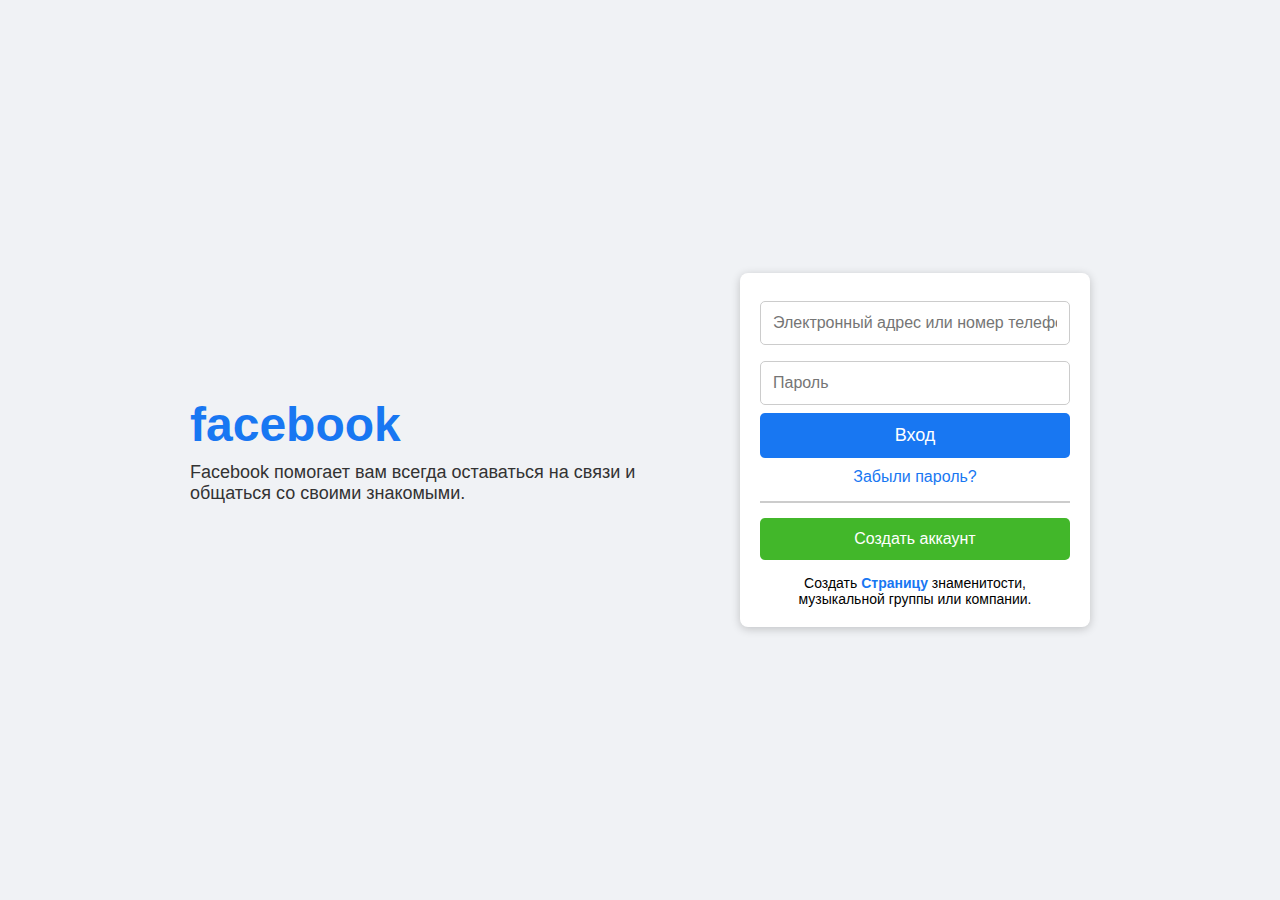
<file: Lab 2/Facebook login/index.html>
<!DOCTYPE html>
<html lang="ru">
<head>
    <meta charset="UTF-8">
    <meta name="viewport" content="width=device-width, initial-scale=1.0">
    <title>Facebook - Вход</title>
    <link rel="stylesheet" href="styles.css">
</head>
<body>
    <div class="container">
        <div class="left">
            <h1>facebook</h1>
            <p>Facebook помогает вам всегда оставаться на связи и общаться со своими знакомыми.</p>
        </div>
        <div class="right">
            <form class="login-form">
                <input type="text" placeholder="Электронный адрес или номер телефона" required>
                <input type="password" placeholder="Пароль" required>
                <button type="submit" class="login-btn">Вход</button>
                <a href="#" class="forgot-password">Забыли пароль?</a>
                <hr>
                <button type="button" class="create-account">Создать аккаунт</button>
            </form>
            <p class="create-page">Создать <a href="#">Страницу</a> знаменитости, музыкальной группы или компании.</p>
        </div>
    </div>
</body>
</html>
</file>
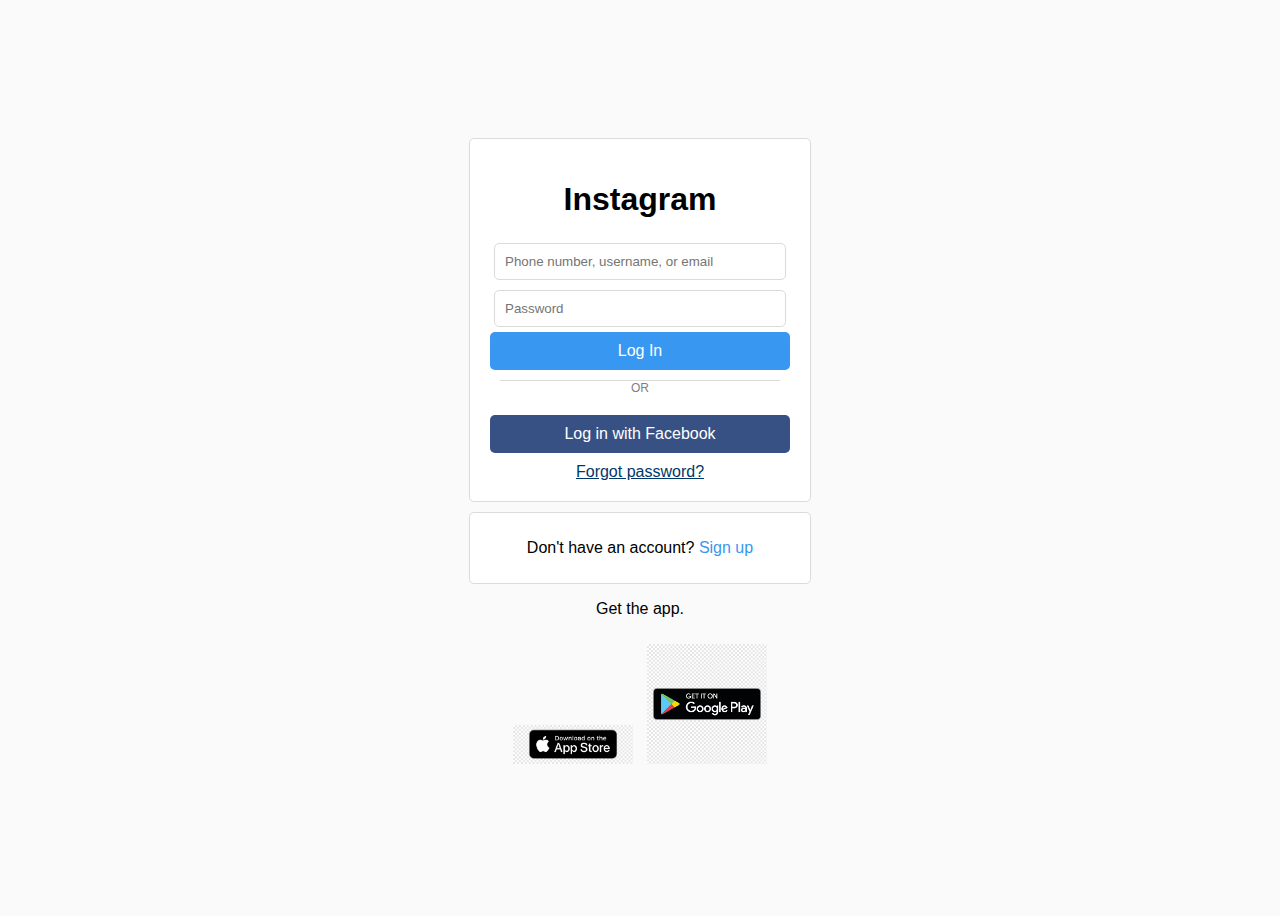
<file: Lab 2/Instagram/index.html>
<!DOCTYPE html>
<html lang="en">
<head>
    <meta charset="UTF-8">
    <meta name="viewport" content="width=device-width, initial-scale=1.0">
    <title>Instagram Login</title>
    <link rel="stylesheet" href="styles.css">
</head>
<body>
    <div class="container">
        <div class="login-box">
            <h1 class="logo">Instagram</h1>
            <form>
                <input type="text" placeholder="Phone number, username, or email" required>
                <input type="password" placeholder="Password" required>
                <button type="submit">Log In</button>
                <div class="separator">
                    <span>OR</span>
                </div>
                <button class="facebook-login">Log in with Facebook</button>
                <a href="#" class="forgot-password">Forgot password?</a>
            </form>
        </div>
        <div class="signup-box">
            <p>Don't have an account? <a href="#">Sign up</a></p>
        </div>
        <div class="app-links">
            <p>Get the app.</p>
            <div>
                <img src="appstore.png" alt="App Store">
                <img src="googleplay.png" alt="Google Play">
            </div>
        </div>
    </div>
</body>
</html>
</file>
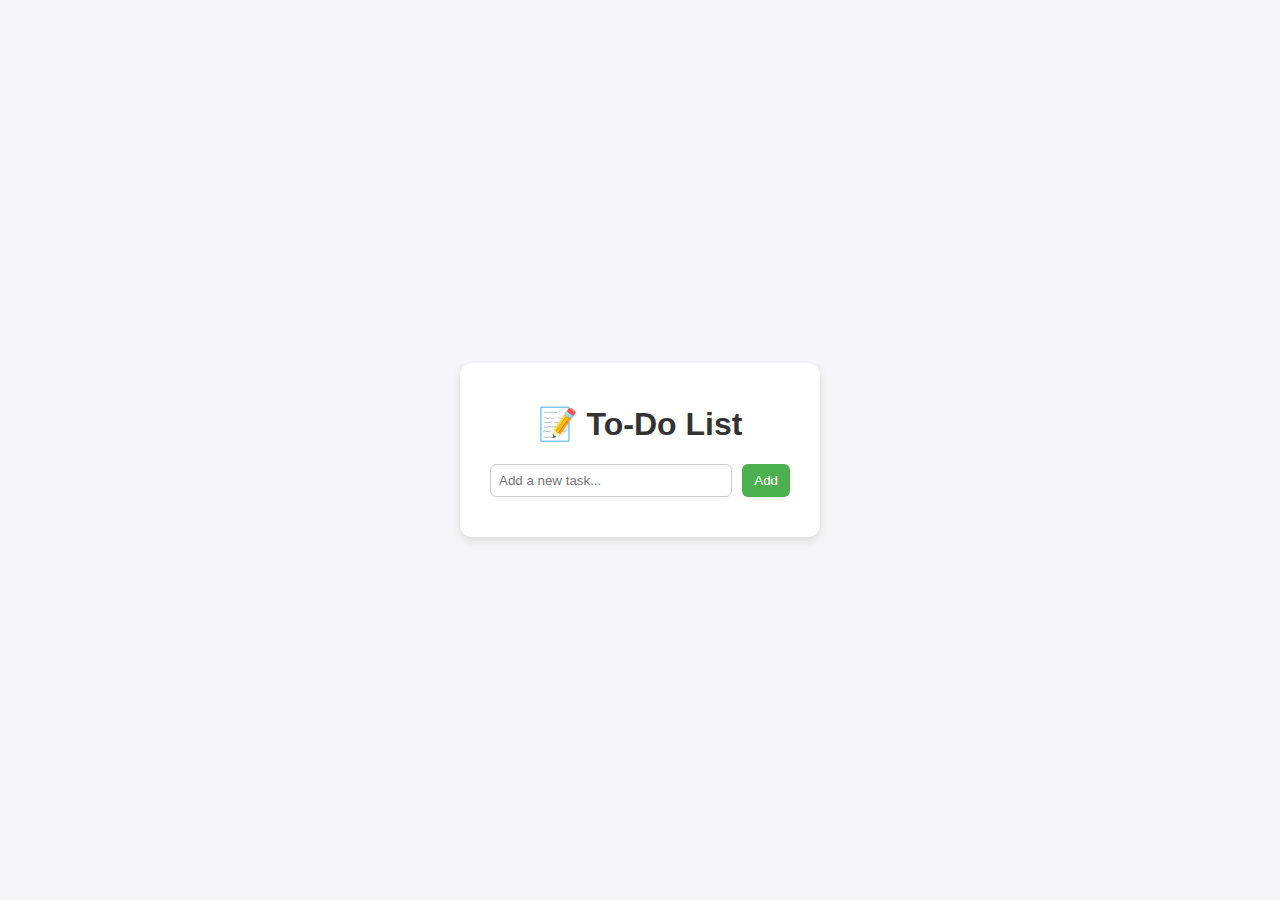
<file: Lab 3/todo-app/index.html>
<!DOCTYPE html>
<html lang="en">
<head>
    <meta charset="UTF-8">
    <meta name="viewport" content="width=device-width, initial-scale=1.0">
    <title>Simple To-Do List</title>
    <link rel="stylesheet" href="styles.css">
</head>
<body>
    <div class="todo-container">
        <h1>📝 To-Do List</h1>
        <div class="input-section">
            <input type="text" id="task-input" placeholder="Add a new task...">
            <button id="add-btn">Add</button>
        </div>
        <ul id="task-list"></ul>
    </div>

    <script src="app.js"></script>
</body>
</html>
</file>
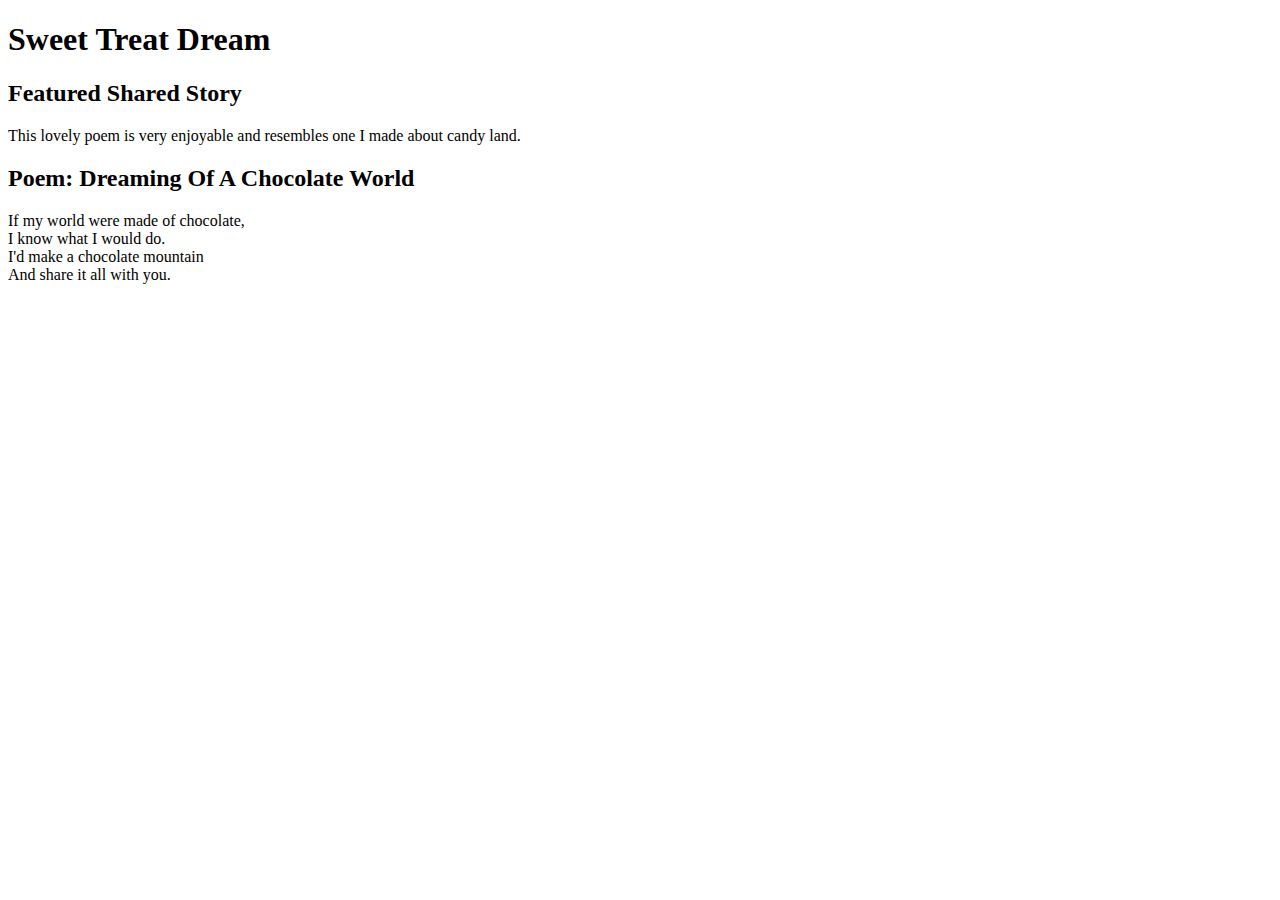
<file: Lab 1/khanacademy/1.html>
<!DOCTYPE HTML>
<html>
    <head>
        <title>Poem about Sweet Treat Dream!</title>
        <meta charset="utf-8">
    </head>
    <body>
    <h1>Sweet Treat Dream</h1>
    <h2>Featured Shared Story</h2>
    <p>This lovely poem is very enjoyable and resembles one I made about candy land.</p>
    <h2>Poem: Dreaming Of A Chocolate World </h2>
    <p>
If my world were made of chocolate, <br>
I know what I would do.<br>
I'd make a chocolate mountain<br>
And share it all with you.</p>
    
    </body>
</html>
</file>
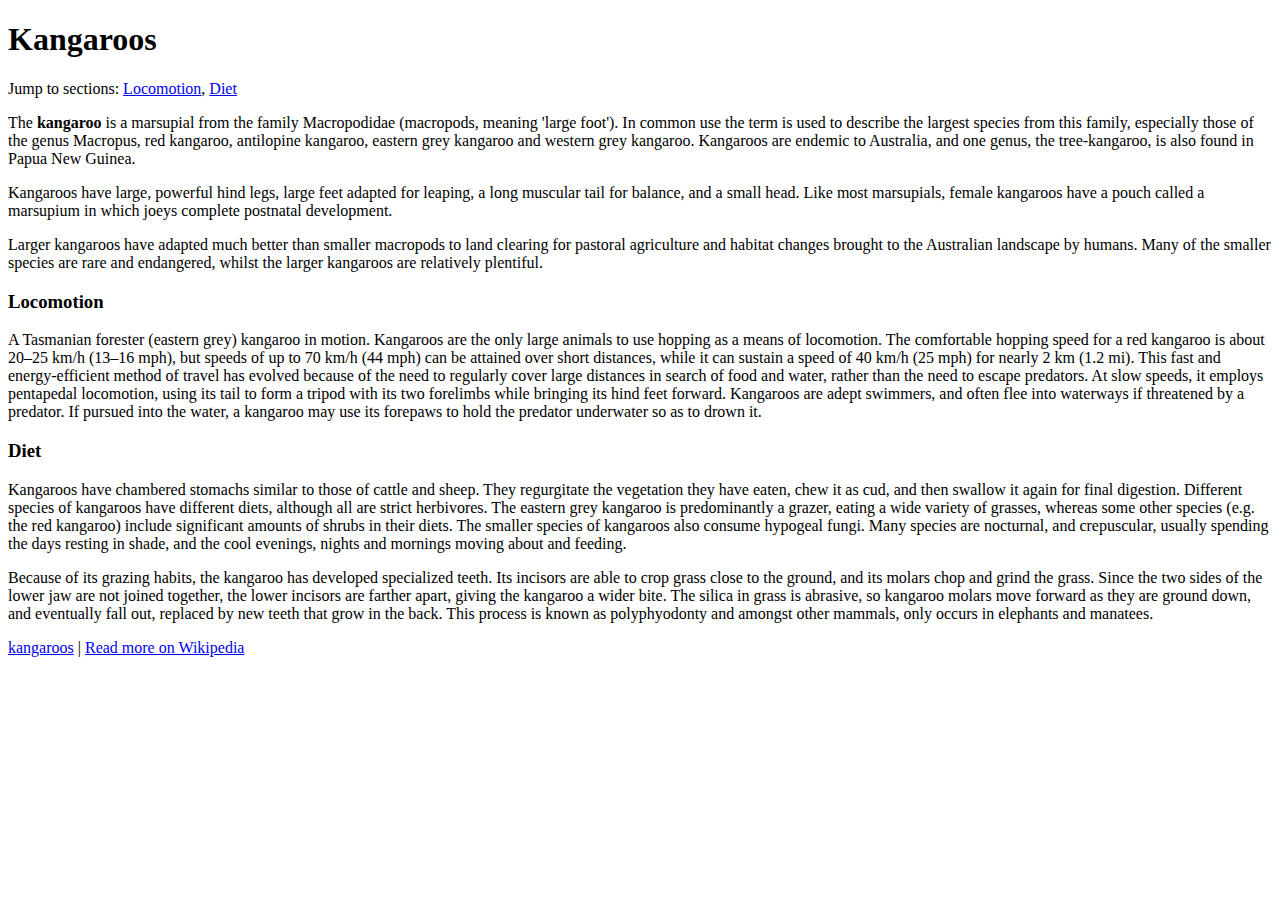
<file: Lab 1/khanacademy/10.html>
<!DOCTYPE html>
<html>
    <head>
        <meta charset="utf-8">
        <title>Challenge: Jump around</title>
    </head>
    <body>

    <h1 id="kangaroos">Kangaroos</h1>
    
    <p>Jump to sections: 
        <a href="#locomotion">Locomotion</a>,
        <a href="#diet">Diet</a>
    </p>
    <p>The <strong>kangaroo</strong> is a marsupial from the family Macropodidae (macropods, meaning 'large foot'). In common use the term is used to describe the largest species from this family, especially those of the genus Macropus, red kangaroo, antilopine kangaroo, eastern grey kangaroo and western grey kangaroo. Kangaroos are endemic to Australia, and one genus, the tree-kangaroo, is also found in Papua New Guinea.</p>

    <p>Kangaroos have large, powerful hind legs, large feet adapted for leaping, a long muscular tail for balance, and a small head. Like most marsupials, female kangaroos have a pouch called a marsupium in which joeys complete postnatal development.</p>

    <p>Larger kangaroos have adapted much better than smaller macropods to land clearing for pastoral agriculture and habitat changes brought to the Australian landscape by humans. Many of the smaller species are rare and endangered, whilst the larger kangaroos are relatively plentiful.</p>
    
    
    <h3 id="locomotion">Locomotion</h3>
    
    <p>A Tasmanian forester (eastern grey) kangaroo in motion.
Kangaroos are the only large animals to use hopping as a means of locomotion. The comfortable hopping speed for a red kangaroo is about 20–25 km/h (13–16 mph), but speeds of up to 70 km/h (44 mph) can be attained over short distances, while it can sustain a speed of 40 km/h (25 mph) for nearly 2 km (1.2 mi). This fast and energy-efficient method of travel has evolved because of the need to regularly cover large distances in search of food and water, rather than the need to escape predators. At slow speeds, it employs pentapedal locomotion, using its tail to form a tripod with its two forelimbs while bringing its hind feet forward. Kangaroos are adept swimmers, and often flee into waterways if threatened by a predator. If pursued into the water, a kangaroo may use its forepaws to hold the predator underwater so as to drown it.</p>

    <h3 id="diet">Diet</h3>
    
    <p>Kangaroos have chambered stomachs similar to those of cattle and sheep. They regurgitate the vegetation they have eaten, chew it as cud, and then swallow it again for final digestion. Different species of kangaroos have different diets, although all are strict herbivores. The eastern grey kangaroo is predominantly a grazer, eating a wide variety of grasses, whereas some other species (e.g. the red kangaroo) include significant amounts of shrubs in their diets. The smaller species of kangaroos also consume hypogeal fungi. Many species are nocturnal, and crepuscular, usually spending the days resting in shade, and the cool evenings, nights and mornings moving about and feeding.</p>

    <p>Because of its grazing habits, the kangaroo has developed specialized teeth. Its incisors are able to crop grass close to the ground, and its molars chop and grind the grass. Since the two sides of the lower jaw are not joined together, the lower incisors are farther apart, giving the kangaroo a wider bite. The silica in grass is abrasive, so kangaroo molars move forward as they are ground down, and eventually fall out, replaced by new teeth that grow in the back. This process is known as polyphyodonty and amongst other mammals, only occurs in elephants and manatees.</p>
    
    <p>
    <a href="#kangaroos">kangaroos</a> |
    <a href="http://en.wikipedia.org/wiki/Kangaroo">Read more on Wikipedia</a>
    </p>
    
    </body>
</html>
</file>
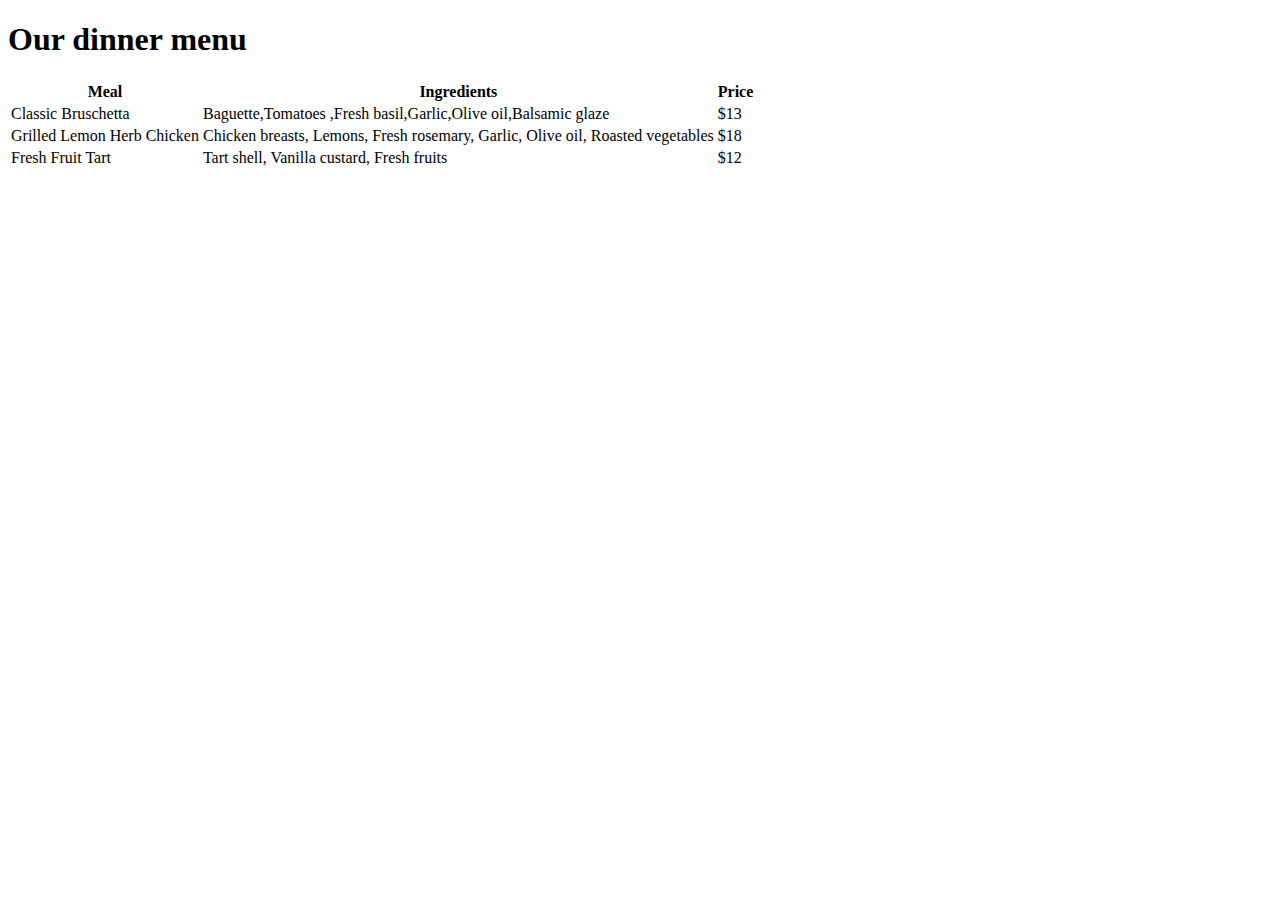
<file: Lab 1/khanacademy/11.html>
<!DOCTYPE html>
<html>
    <head>
        <meta charset="utf-8">
        <title>Challenge: The dinner table</title>
    </head>
    <body>
    
        <h1>Our dinner menu</h1>

        <table>
            <thead>
                <tr>
                    <th>Meal</th>
                    <th>Ingredients</th>
                    <th>Price</th>
                </tr>
            </thead>
            <tbody>
                <tr>
                    <td>Classic Bruschetta</td>
                    <td>Baguette,Tomatoes ,Fresh basil,Garlic,Olive oil,Balsamic glaze</td>
                    <td>$13</td>
                </tr>
                <tr>
                    <td>Grilled Lemon Herb Chicken</td>
                    <td>Chicken breasts,
Lemons,
Fresh rosemary,
Garlic,
Olive oil,
Roasted vegetables</td>
                    <td>$18</td>
                </tr>
                <tr>
                    <td>Fresh Fruit Tart</td>
                    <td>Tart shell,
Vanilla custard,
Fresh fruits </td>
                    <td>$12</td>
                </tr>
            </tbody>
        </table>

    </body>
</html>
</file>
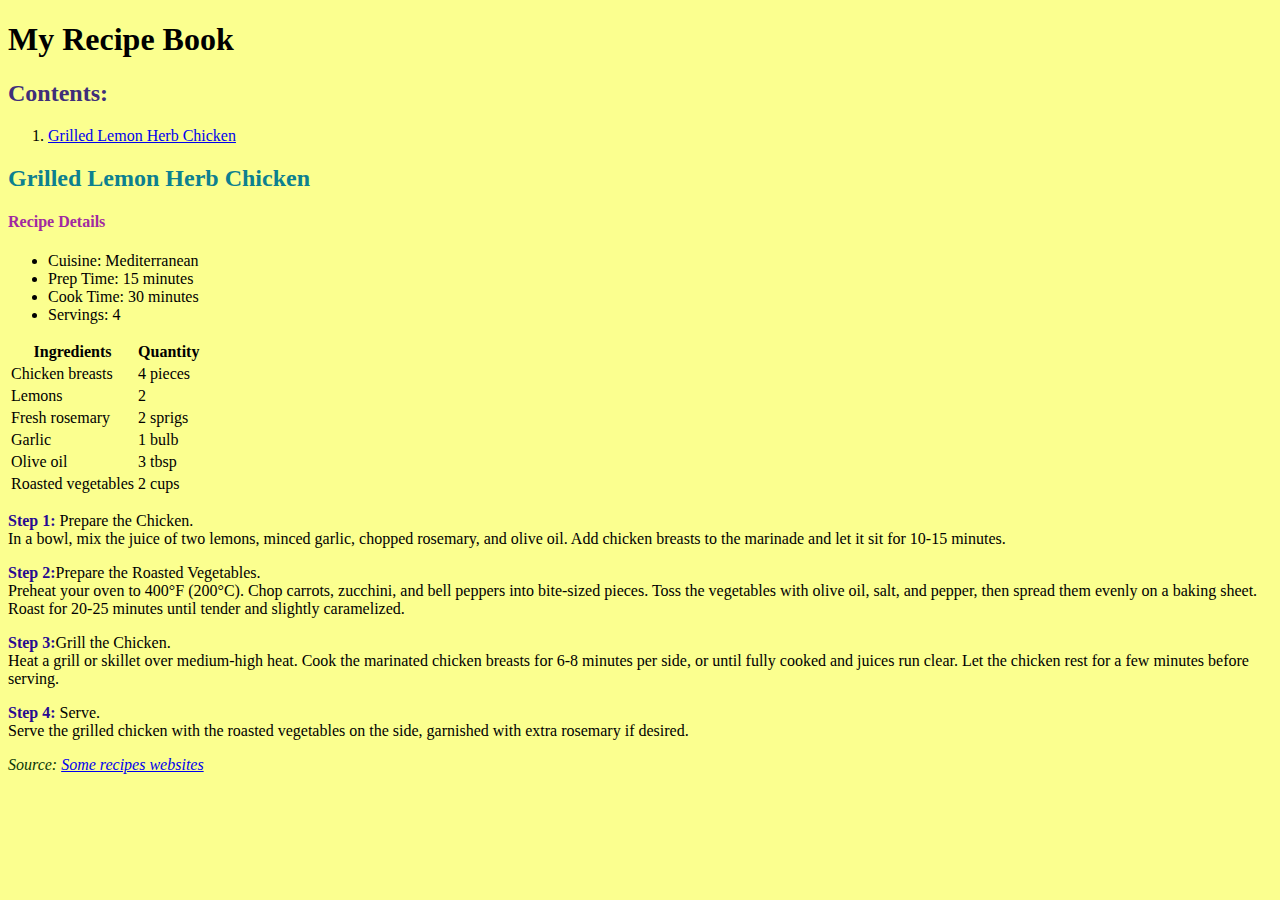
<file: Lab 1/khanacademy/12.html>
<!DOCTYPE html>
<html>
    <head>
        <title>Project: Recipe book</title>
        <meta charset="utf-8">
        <style>
        body{
            background-color:rgb(251, 255, 143);
        }
        #h1{
            color:rgb(64, 46, 122);
        } 
        #Recipe1{
            color:rgb(13, 128, 143);
        }
        h4{
            color:rgb(161, 42, 161);
        }
        .all{
            color:rgb(40, 11, 145);
        }
        #src{
            color:rgb(10, 56, 7);
        }
        </style>
    </head>
    <body>
       
        <h1>My Recipe Book</h1>
        
        <h2 id = "h1">Contents:</h2>
        
        <ol>
            <li><a href="#Recipe1">Grilled Lemon Herb Chicken</a></li>
        </ol>
        
        <h2 id="Recipe1">Grilled Lemon Herb Chicken</h2>
        <h4>Recipe Details</h4>
        <ul>
            <li>Cuisine: Mediterranean</li>
            <li>Prep Time: 15 minutes</li>
            <li>Cook Time: 30 minutes</li>
            <li>Servings: 4</li>
        </ul>
        
        <table>
            <thead>
                <tr>
                    <th>Ingredients</th>
                    <th>Quantity</th>
                </tr>
            </thead>
            <tbody>
                <tr>
                    <td>Chicken breasts</td>
                    <td>4 pieces</td>
                </tr>
                <tr>
                    <td>Lemons</td>
                    <td>2</td>
                </tr>
                <tr>
                    <td>Fresh rosemary</td>
                    <td>2 sprigs</td>
                </tr>
                <tr>
                    <td>Garlic</td>
                    <td>1 bulb</td>
                </tr>
                <tr>
                    <td>Olive oil</td>
                    <td>3 tbsp</td>
                </tr>
                <tr>
                    <td>Roasted vegetables</td>
                    <td>2 cups</td>
                </tr>
            </tbody>
        </table>
        
        <p ><strong class = "all">Step 1:</strong> Prepare the Chicken. <br>In a bowl, mix the juice of two lemons, minced garlic, chopped rosemary, and olive oil.
Add chicken breasts to the marinade and let it sit for 10-15 minutes.
</p>
    <p ><strong class = "all">Step 2:</strong>Prepare the Roasted Vegetables. <br>Preheat your oven to 400°F (200°C).
Chop carrots, zucchini, and bell peppers into bite-sized pieces.
Toss the vegetables with olive oil, salt, and pepper, then spread them evenly on a baking sheet.
Roast for 20-25 minutes until tender and slightly caramelized.</p>
    <p ><strong class = "all">Step 3:</strong>Grill the Chicken.<br>Heat a grill or skillet over medium-high heat.
Cook the marinated chicken breasts for 6-8 minutes per side, or until fully cooked and juices run clear.
Let the chicken rest for a few minutes before serving.
    </p>
    <p><strong class = "all">Step 4:</strong> Serve.<br>

Serve the grilled chicken with the roasted vegetables on the side, garnished with extra rosemary if desired.</p>

    <p id = "src"><em>Source: <a href="https://www.allrecipes.com/">Some recipes websites</a></em></p>
    
    </body>
</html>
</file>
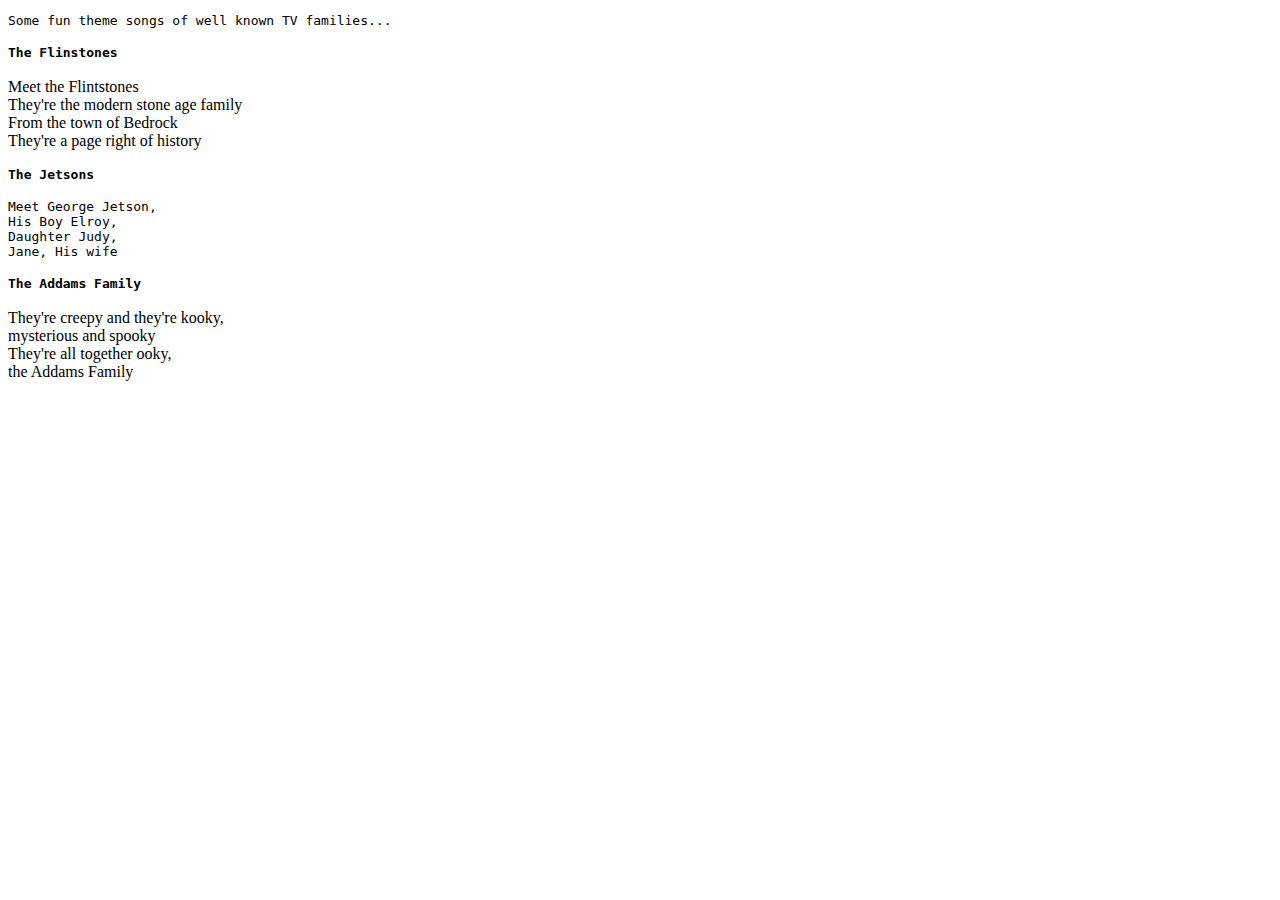
<file: Lab 1/khanacademy/13.html>
<!DOCTYPE html>
<html>
    <head>
        <meta charset="utf-8">
        <title>Challenge: Fancy font families</title>
        <style>
        #flinstones {
            font-family:cursive;
        }
        
        #jetsons {
            font-family: monospace;
        }
        
        #addams {
            font-family:fantasy;
        }
        
        body{
            font-family:monospace;
        }
        </style>
        
    </head>
    <body>
    
    <p>Some fun theme songs of well known TV families...</p>
    
    <h4>The Flinstones</h4>
    <p id="flinstones">
    Meet the Flintstones<br>
    They're the modern stone age family<br>
    From the town of Bedrock<br>
    They're a page right of history</p>
    
    <h4>The Jetsons</h4>
    <p id="jetsons">
    Meet George Jetson,<br>
    His Boy Elroy,<br>
    Daughter Judy,<br>
    Jane, His wife
    </p>

    <h4>The Addams Family</h4>
    <p id="addams">
    They're creepy and they're kooky,<br>
    mysterious and spooky<br>
    They're all together ooky,<br>
    the Addams Family 
    </p>
    </body>
</html>
</file>
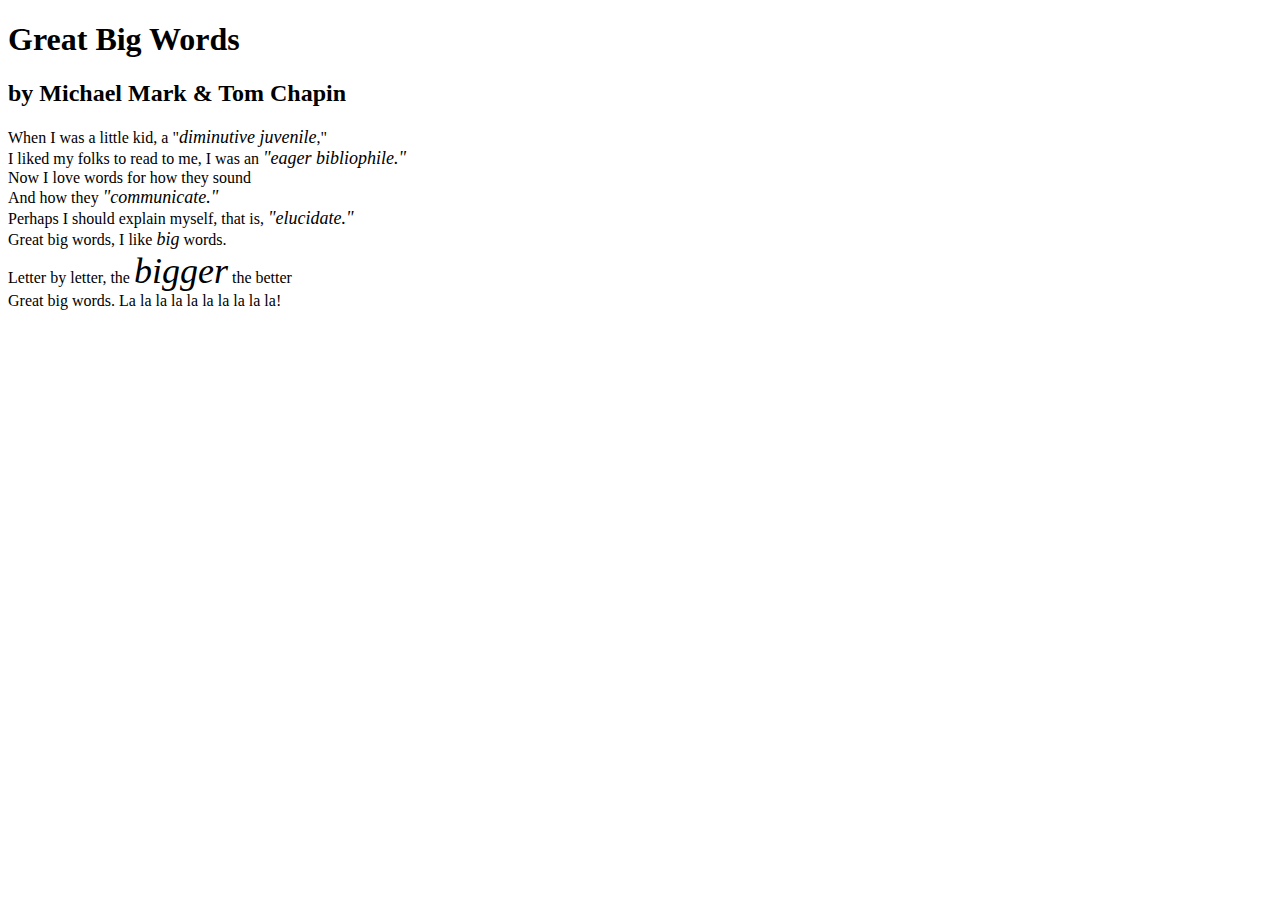
<file: Lab 1/khanacademy/14.html>
<!DOCTYPE html>
<html>
    <head>
        <meta charset="utf-8">
        <title>Challenge: Great big font sizes</title>
        <style>
            .big {
                font-size:18px;
            }
            
            .bigger { 
                font-size:36px;
            }
        </style>
    </head>
    <body>

<h1>Great Big Words</h1>
<h2>by Michael Mark & Tom Chapin</h2>

<p>When I was a little kid,
a "<em class="big">diminutive juvenile</em>," <br>
I liked my folks to read to me,
I was an <em class="big">"eager bibliophile."</em> <br>
Now I love words for how they sound <br>
And how they <em class="big">"communicate."</em> <br>
Perhaps I should explain myself,
that is, <em class="big">"elucidate."</em> <br>
Great big words, I like <em class="big">big</em> words. <br>
Letter by letter, the <em class="bigger">bigger</em> the better <br>
Great big words. La la la la la la la la la la!</p>

    </body>
</html>
</file>
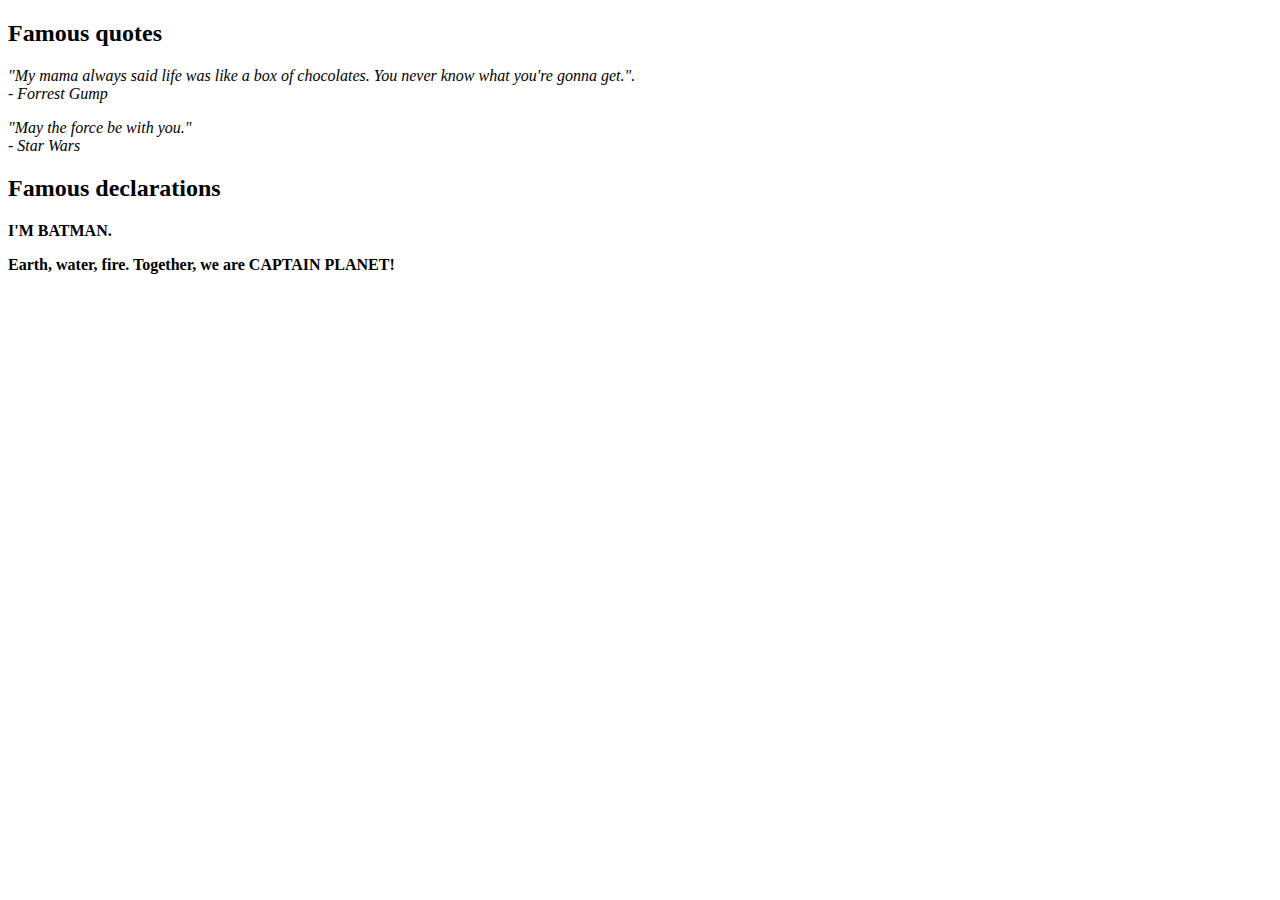
<file: Lab 1/khanacademy/15.html>
<!DOCTYPE html>
<html>
    <head>
        <meta charset="utf-8">
        <title>Challenge: Famous font formats</title>
        <style>
            .declaration { 
                font-weight:bold;
            }
            
            .quote {
                font-style:italic;
            }
        </style>
    </head>
    <body>

    <h2>Famous quotes</h2>
    <p class="quote">
    "My mama always said life was like a box of chocolates. You never know what you're gonna get.".
    <br> - Forrest Gump
    </p>
    
    <p class="quote">
    "May the force be with you."
    <br>- Star Wars
    </p>
    
     <h2>Famous declarations</h2>
     
    <p class="declaration">
    I'M BATMAN.
    </p>
    
    <p class="declaration">
    Earth, water, fire. Together, we are CAPTAIN PLANET!
    </p>
    
    </body>
</html>
</file>
<file: Lab 2/Facebook login/styles.css>
* {
    margin: 0;
    padding: 0;
    box-sizing: border-box;
    font-family: Arial, sans-serif;
}

body {
    background-color: #f0f2f5;
    display: flex;
    justify-content: center;
    align-items: center;
    height: 100vh;
}

.container {
    display: flex;
    justify-content: space-between;
    align-items: center;
    max-width: 900px;
    width: 100%;
}

.left {
    width: 50%;
}

.left h1 {
    color: #1877f2;
    font-size: 48px;
    font-weight: bold;
}

.left p {
    font-size: 18px;
    color: #333;
    margin-top: 10px;
}

.right {
    background: #fff;
    padding: 20px;
    border-radius: 8px;
    box-shadow: 0 2px 10px rgba(0, 0, 0, 0.2);
    text-align: center;
    width: 350px;
}

.login-form input {
    width: 100%;
    padding: 12px;
    margin: 8px 0;
    border: 1px solid #ccc;
    border-radius: 5px;
    font-size: 16px;
}

.login-btn {
    width: 100%;
    padding: 12px;
    background: #1877f2;
    color: white;
    font-size: 18px;
    border: none;
    border-radius: 5px;
    cursor: pointer;
}

.login-btn:hover {
    background: #166fe5;
}

.forgot-password {
    display: block;
    margin: 10px 0;
    color: #1877f2;
    text-decoration: none;
}

hr {
    margin: 15px 0;
    border: 0.5px solid #ccc;
}

.create-account {
    width: 100%;
    padding: 12px;
    background: #42b72a;
    color: white;
    font-size: 16px;
    border: none;
    border-radius: 5px;
    cursor: pointer;
}

.create-account:hover {
    background: #36a420;
}

.create-page {
    margin-top: 15px;
    font-size: 14px;
}

.create-page a {
    color: #1877f2;
    text-decoration: none;
    font-weight: bold;
}
</file>
<file: Lab 2/Instagram/styles.css>
body {
    font-family: Arial, sans-serif;
    background-color: #fafafa;
    display: flex;
    justify-content: center;
    align-items: center;
    height: 100vh;
    flex-direction: column;
}

.container {
    text-align: center;
}

.login-box {
    background: #fff;
    padding: 20px;
    border: 1px solid #dbdbdb;
    border-radius: 5px;
    width: 300px;
    margin-bottom: 10px;
}

.logo {
    font-family: 'Arial', sans-serif;
    font-size: 32px;
    font-weight: bold;
    margin-bottom: 20px;
}

input {
    width: 90%;
    padding: 10px;
    margin: 5px 0;
    border: 1px solid #dbdbdb;
    border-radius: 5px;
}

button {
    width: 100%;
    padding: 10px;
    background-color: #3897f0;
    color: #fff;
    border: none;
    border-radius: 5px;
    font-size: 16px;
    cursor: pointer;
}

.facebook-login {
    background-color: #385185;
    margin-top: 10px;
}

.separator {
    margin: 10px 0;
    display: flex;
    align-items: center;
}

.separator span {
    flex: 1;
    border-top: 1px solid #dbdbdb;
    margin: 0 10px;
    font-size: 12px;
    color: gray;
}

.forgot-password {
    display: block;
    margin-top: 10px;
    color: #00376b;
}

.signup-box {
    padding: 10px;
    background: #fff;
    border: 1px solid #dbdbdb;
    border-radius: 5px;
}

.signup-box a {
    color: #3897f0;
    text-decoration: none;
}

.app-links img {
    width: 120px;
    margin: 10px 5px;
}
</file>
<file: Lab 3/todo-app/styles.css>
body {
    font-family: Arial, sans-serif;
    background-color: #f4f4f9;
    display: flex;
    justify-content: center;
    align-items: center;
    height: 100vh;
    margin: 0;
}

.todo-container {
    background: white;
    padding: 20px 30px;
    border-radius: 12px;
    box-shadow: 0 4px 8px rgba(0, 0, 0, 0.1);
    width: 300px;
    text-align: center;
}

h1 {
    color: #333;
}

.input-section {
    display: flex;
    gap: 10px;
    margin-bottom: 20px;
}

#task-input {
    flex: 1;
    padding: 8px;
    border: 1px solid #ccc;
    border-radius: 6px;
}

#add-btn {
    padding: 8px 12px;
    background-color: #4CAF50;
    color: white;
    border: none;
    border-radius: 6px;
    cursor: pointer;
}

#add-btn:hover {
    background-color: #45a049;
}

#task-list {
    list-style: none;
    padding: 0;
}

.task-item {
    display: flex;
    justify-content: space-between;
    align-items: center;
    background-color: #f9f9f9;
    padding: 10px;
    margin-bottom: 8px;
    border-radius: 6px;
    border: 1px solid #ddd;
}

.task-item.done {
    text-decoration: line-through;
    color: #aaa;
    background-color: #e0e0e0;
}

.delete-btn {
    background-color: #ff4d4d;
    color: white;
    border: none;
    padding: 5px 8px;
    border-radius: 4px;
    cursor: pointer;
}

.delete-btn:hover {
    background-color: #ff1a1a;
}
</file>
